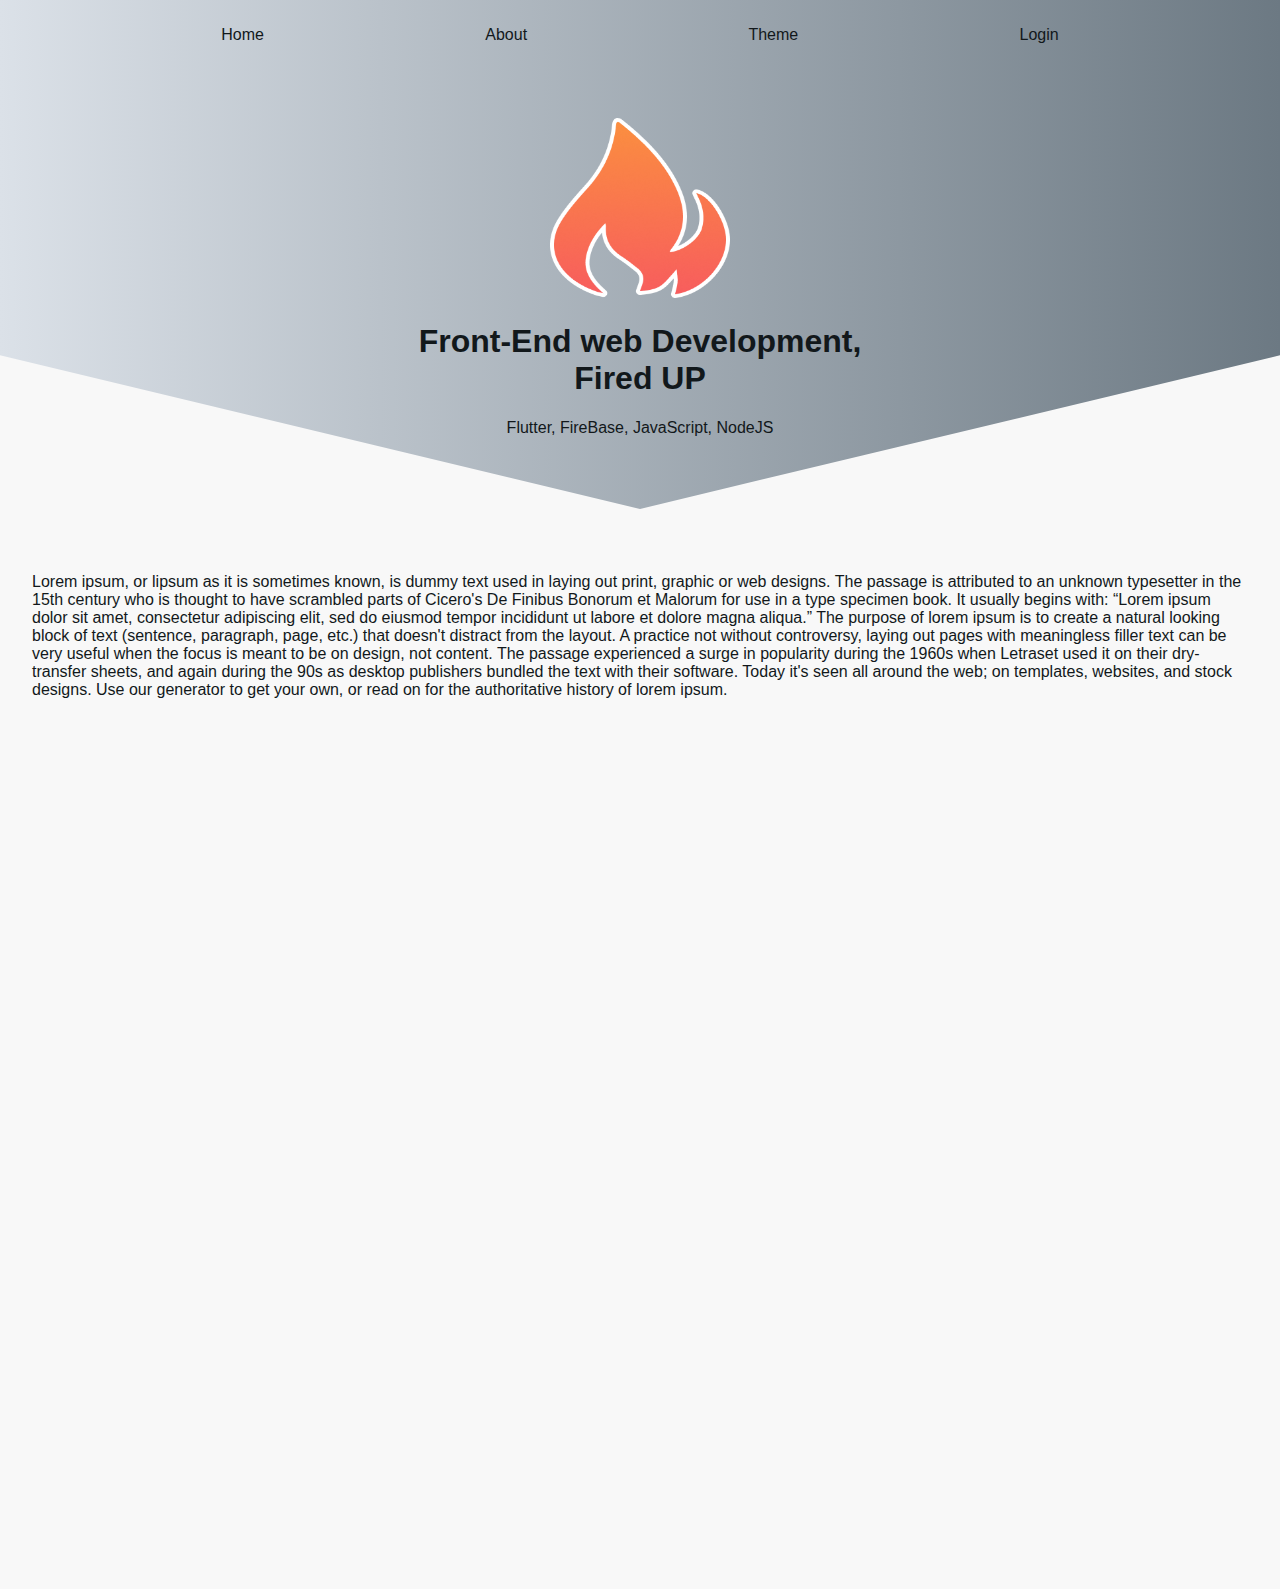
<file: 02_theme_switcher/index.html>
<!DOCTYPE html>
<html lang="en">
<head>
    <meta charset="UTF-8">
    <meta name="viewport" content="width=device-width, initial-scale=1.0">
    <title>Theme Toggler</title>

    <link rel="stylesheet" href="style.css">
    <script defer src="app.js"></script>
    

<!-- The defer attribute is a boolean attribute. 
    When present, it specifies that the script is 
    executed when the page has finished parsing. -->
</head>
<body class="light">
    <nav class="navbar">
        <ul class="navbar-nav">
            <li class="nav-item"> Home </li>
            <li class="nav-item"> About </li>

            <!-- Dropdown  -->
            <li class="nav-item has-dropdown">
                <a href="#"> Theme </a>
                <ul class="dropdown">
                    <li class="dropdown-item">
                        <a id="light" href="#">Light</a>
                    </li>
                    <li class="dropdown-item">
                        <a id="dark" href="#">Dark</a>
                    </li>
                    <li class="dropdown-item">
                        <a id="solar" href="#">Solarize</a>
                    </li>
                </ul>
            </li>

            <li class="nav-item"> Login </li>
        </ul>
    </nav>
    
    <header>
        <img src="logo.png" class="logo">
        <h1>Front-End web Development, <br>Fired UP</h1>

        <p>Flutter, FireBase, JavaScript, NodeJS</p>
    </header>

    <main>
        <p>Lorem ipsum, or lipsum as it is sometimes known, is dummy text used in laying out print, graphic or web designs. The passage is attributed to an unknown typesetter in the 15th century who is thought to have scrambled parts of Cicero's De Finibus Bonorum et Malorum for use in a type specimen book. It usually begins with:

            “Lorem ipsum dolor sit amet, consectetur adipiscing elit, sed do eiusmod tempor incididunt ut labore et dolore magna aliqua.”
            The purpose of lorem ipsum is to create a natural looking block of text (sentence, paragraph, page, etc.) that doesn't distract from the layout. A practice not without controversy, laying out pages with meaningless filler text can be very useful when the focus is meant to be on design, not content.
            
            The passage experienced a surge in popularity during the 1960s when Letraset used it on their dry-transfer sheets, and again during the 90s as desktop publishers bundled the text with their software. Today it's seen all around the web; on templates, websites, and stock designs. Use our generator to get your own, or read on for the authoritative history of lorem ipsum.</p>

    </main>
    
</body>
</html>
</file>
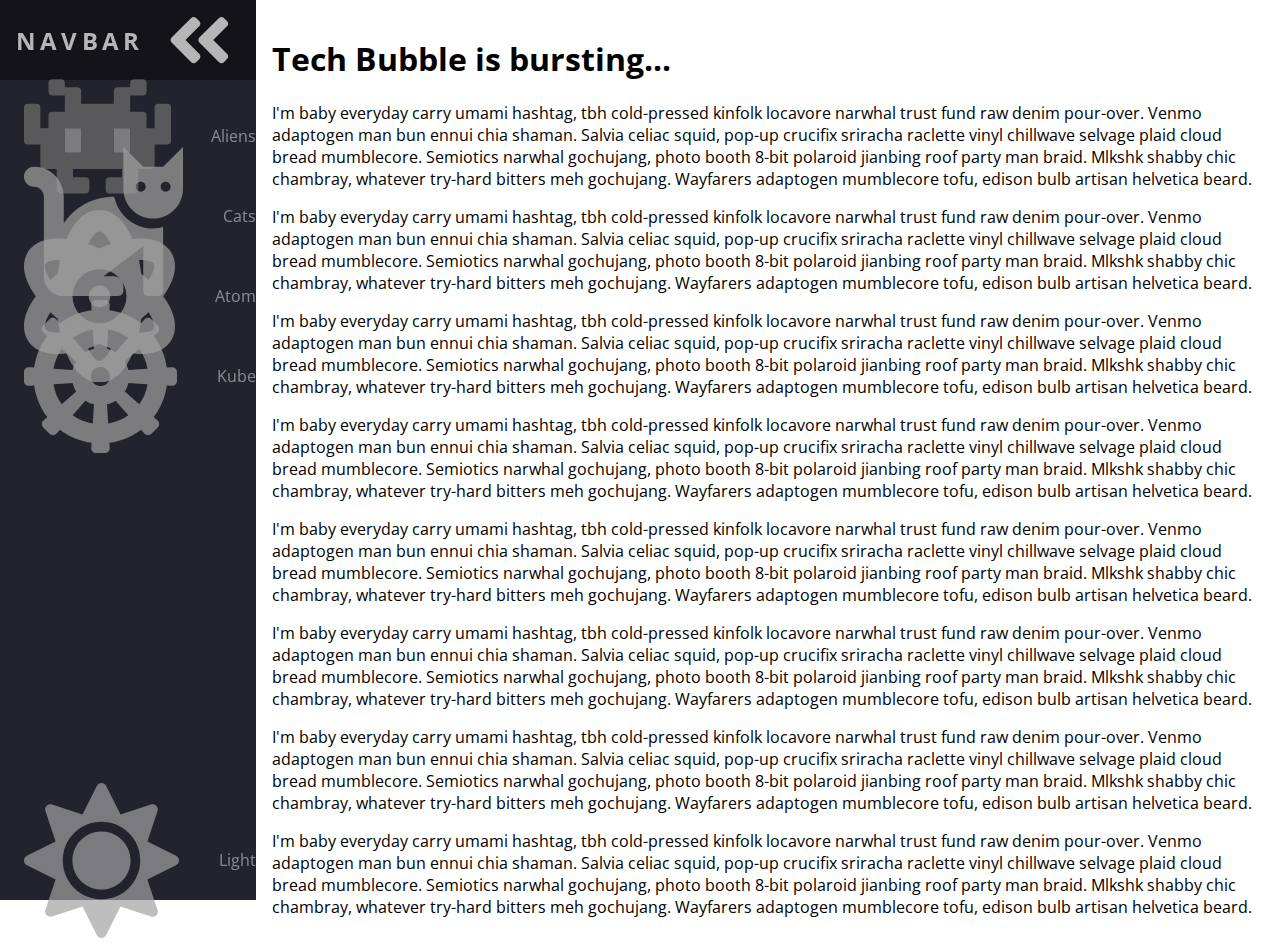
<file: 03_navbar/index.html>
<!DOCTYPE html>
<html lang="en">
<head>
    <meta charset="UTF-8">
    <meta name="viewport" content="width=device-width, initial-scale=1.0">

    <link rel="stylesheet" href="navbar.css">
    <link href="https://fonts.googleapis.com/css2?family=Open+Sans:wght@300&display=swap" rel="stylesheet">
    <title>Document</title>
</head>
<body>

    <nav class="navbar">
        <ul class="navbar-nav">
            <li class="logo">
                <a href="#" class="nav-link">
                    <span class="link-text">Navbar</span> 
                    <svg aria-hidden="true" focusable="false" data-prefix="fas" data-icon="angle-double-right" class="svg-inline--fa fa-angle-double-right fa-w-14" role="img" xmlns="http://www.w3.org/2000/svg" viewBox="0 0 448 512"><path fill="currentColor" d="M224.3 273l-136 136c-9.4 9.4-24.6 9.4-33.9 0l-22.6-22.6c-9.4-9.4-9.4-24.6 0-33.9l96.4-96.4-96.4-96.4c-9.4-9.4-9.4-24.6 0-33.9L54.3 103c9.4-9.4 24.6-9.4 33.9 0l136 136c9.5 9.4 9.5 24.6.1 34zm192-34l-136-136c-9.4-9.4-24.6-9.4-33.9 0l-22.6 22.6c-9.4 9.4-9.4 24.6 0 33.9l96.4 96.4-96.4 96.4c-9.4 9.4-9.4 24.6 0 33.9l22.6 22.6c9.4 9.4 24.6 9.4 33.9 0l136-136c9.4-9.2 9.4-24.4 0-33.8z"></path></svg>
                </a>
            </li>
            <li class="nav-item">
                <a href="#" class="nav-link">
                  <svg
                    aria-hidden="true"
                    focusable="false"
                    data-prefix="fad"
                    data-icon="alien-monster"
                    role="img"
                    xmlns="http://www.w3.org/2000/svg"
                    viewBox="0 0 576 512"
                    class="svg-inline--fa fa-alien-monster fa-w-18 fa-9x"
                  >
                    <g class="fa-group">
                      <path
                        fill="currentColor"
                        d="M560,128H528a15.99954,15.99954,0,0,0-16,16v80H480V176a15.99954,15.99954,0,0,0-16-16H416V96h48a16.00079,16.00079,0,0,0,16-16V48a15.99954,15.99954,0,0,0-16-16H432a15.99954,15.99954,0,0,0-16,16V64H368a15.99954,15.99954,0,0,0-16,16v48H224V80a15.99954,15.99954,0,0,0-16-16H160V48a15.99954,15.99954,0,0,0-16-16H112A15.99954,15.99954,0,0,0,96,48V80a16.00079,16.00079,0,0,0,16,16h48v64H112a15.99954,15.99954,0,0,0-16,16v48H64V144a15.99954,15.99954,0,0,0-16-16H16A15.99954,15.99954,0,0,0,0,144V272a16.00079,16.00079,0,0,0,16,16H64v80a16.00079,16.00079,0,0,0,16,16h48v80a16.00079,16.00079,0,0,0,16,16h96a16.00079,16.00079,0,0,0,16-16V432a15.99954,15.99954,0,0,0-16-16H192V384H384v32H336a15.99954,15.99954,0,0,0-16,16v32a16.00079,16.00079,0,0,0,16,16h96a16.00079,16.00079,0,0,0,16-16V384h48a16.00079,16.00079,0,0,0,16-16V288h48a16.00079,16.00079,0,0,0,16-16V144A15.99954,15.99954,0,0,0,560,128ZM224,320H160V224h64Zm192,0H352V224h64Z"
                        class="fa-secondary"
                      ></path>
                      <path
                        fill="currentColor"
                        d="M160,320h64V224H160Zm192-96v96h64V224Z"
                        class="fa-primary"
                      ></path>
                    </g>
                  </svg>
                  <span class="link-text">Aliens</span>
                </a>
            </li>
            <li class="nav-item">
                <a href="#" class="nav-link">
                    <svg aria-hidden="true" focusable="false" data-prefix="fas" data-icon="cat" class="fa-primary svg-inline--fa fa-cat fa-w-16 " role="img" xmlns="http://www.w3.org/2000/svg" viewBox="0 0 512 512"><path fill="currentColor" d="M290.59 192c-20.18 0-106.82 1.98-162.59 85.95V192c0-52.94-43.06-96-96-96-17.67 0-32 14.33-32 32s14.33 32 32 32c17.64 0 32 14.36 32 32v256c0 35.3 28.7 64 64 64h176c8.84 0 16-7.16 16-16v-16c0-17.67-14.33-32-32-32h-32l128-96v144c0 8.84 7.16 16 16 16h32c8.84 0 16-7.16 16-16V289.86c-10.29 2.67-20.89 4.54-32 4.54-61.81 0-113.52-44.05-125.41-102.4zM448 96h-64l-64-64v134.4c0 53.02 42.98 96 96 96s96-42.98 96-96V32l-64 64zm-72 80c-8.84 0-16-7.16-16-16s7.16-16 16-16 16 7.16 16 16-7.16 16-16 16zm80 0c-8.84 0-16-7.16-16-16s7.16-16 16-16 16 7.16 16 16-7.16 16-16 16z"></path></svg>
                    <span class="link-text">Cats</span> 
                </a>
            </li>
            <li class="nav-item">
                <a href="#" class="nav-link">
                    <svg aria-hidden="true" focusable="false" data-prefix="fas" data-icon="atom" class="fa-primary svg-inline--fa fa-atom fa-w-14" role="img" xmlns="http://www.w3.org/2000/svg" viewBox="0 0 448 512"><path fill="currentColor" d="M223.99908,224a32,32,0,1,0,32.00782,32A32.06431,32.06431,0,0,0,223.99908,224Zm214.172-96c-10.877-19.5-40.50979-50.75-116.27544-41.875C300.39168,34.875,267.63386,0,223.99908,0s-76.39066,34.875-97.89653,86.125C50.3369,77.375,20.706,108.5,9.82907,128-6.54984,157.375-5.17484,201.125,34.958,256-5.17484,310.875-6.54984,354.625,9.82907,384c29.13087,52.375,101.64652,43.625,116.27348,41.875C147.60842,477.125,180.36429,512,223.99908,512s76.3926-34.875,97.89652-86.125c14.62891,1.75,87.14456,10.5,116.27544-41.875C454.55,354.625,453.175,310.875,413.04017,256,453.175,201.125,454.55,157.375,438.171,128ZM63.33886,352c-4-7.25-.125-24.75,15.00391-48.25,6.87695,6.5,14.12891,12.875,21.88087,19.125,1.625,13.75,4,27.125,6.75,40.125C82.34472,363.875,67.09081,358.625,63.33886,352Zm36.88478-162.875c-7.752,6.25-15.00392,12.625-21.88087,19.125-15.12891-23.5-19.00392-41-15.00391-48.25,3.377-6.125,16.37891-11.5,37.88478-11.5,1.75,0,3.875.375,5.75.375C104.09864,162.25,101.84864,175.625,100.22364,189.125ZM223.99908,64c9.50195,0,22.25586,13.5,33.88282,37.25-11.252,3.75-22.50391,8-33.88282,12.875-11.377-4.875-22.62892-9.125-33.88283-12.875C201.74516,77.5,214.49712,64,223.99908,64Zm0,384c-9.502,0-22.25392-13.5-33.88283-37.25,11.25391-3.75,22.50587-8,33.88283-12.875C235.378,402.75,246.62994,407,257.8819,410.75,246.25494,434.5,233.501,448,223.99908,448Zm0-112a80,80,0,1,1,80-80A80.00023,80.00023,0,0,1,223.99908,336ZM384.6593,352c-3.625,6.625-19.00392,11.875-43.63479,11,2.752-13,5.127-26.375,6.752-40.125,7.75195-6.25,15.00391-12.625,21.87891-19.125C384.7843,327.25,388.6593,344.75,384.6593,352ZM369.65538,208.25c-6.875-6.5-14.127-12.875-21.87891-19.125-1.625-13.5-3.875-26.875-6.752-40.25,1.875,0,4.002-.375,5.752-.375,21.50391,0,34.50782,5.375,37.88283,11.5C388.6593,167.25,384.7843,184.75,369.65538,208.25Z"></path></svg>
                    <span class="link-text">Atom</span> 
                </a>
            </li>
            <li class="nav-item">
                <a href="#" class="nav-link">
                    <svg aria-hidden="true" focusable="false" data-prefix="fas" data-icon="dharmachakra" class="fa-primary svg-inline--fa fa-dharmachakra fa-w-16" role="img" xmlns="http://www.w3.org/2000/svg" viewBox="0 0 512 512"><path fill="currentColor" d="M495 225.06l-17.22 1.08c-5.27-39.49-20.79-75.64-43.86-105.84l12.95-11.43c6.92-6.11 7.25-16.79.73-23.31L426.44 64.4c-6.53-6.53-17.21-6.19-23.31.73L391.7 78.07c-30.2-23.06-66.35-38.58-105.83-43.86L286.94 17c.58-9.21-6.74-17-15.97-17h-29.94c-9.23 0-16.54 7.79-15.97 17l1.08 17.22c-39.49 5.27-75.64 20.79-105.83 43.86l-11.43-12.95c-6.11-6.92-16.79-7.25-23.31-.73L64.4 85.56c-6.53 6.53-6.19 17.21.73 23.31l12.95 11.43c-23.06 30.2-38.58 66.35-43.86 105.84L17 225.06c-9.21-.58-17 6.74-17 15.97v29.94c0 9.23 7.79 16.54 17 15.97l17.22-1.08c5.27 39.49 20.79 75.64 43.86 105.83l-12.95 11.43c-6.92 6.11-7.25 16.79-.73 23.31l21.17 21.17c6.53 6.53 17.21 6.19 23.31-.73l11.43-12.95c30.2 23.06 66.35 38.58 105.84 43.86L225.06 495c-.58 9.21 6.74 17 15.97 17h29.94c9.23 0 16.54-7.79 15.97-17l-1.08-17.22c39.49-5.27 75.64-20.79 105.84-43.86l11.43 12.95c6.11 6.92 16.79 7.25 23.31.73l21.17-21.17c6.53-6.53 6.19-17.21-.73-23.31l-12.95-11.43c23.06-30.2 38.58-66.35 43.86-105.83l17.22 1.08c9.21.58 17-6.74 17-15.97v-29.94c-.01-9.23-7.8-16.54-17.01-15.97zM281.84 98.61c24.81 4.07 47.63 13.66 67.23 27.78l-42.62 48.29c-8.73-5.44-18.32-9.54-28.62-11.95l4.01-64.12zm-51.68 0l4.01 64.12c-10.29 2.41-19.89 6.52-28.62 11.95l-42.62-48.29c19.6-14.12 42.42-23.71 67.23-27.78zm-103.77 64.33l48.3 42.61c-5.44 8.73-9.54 18.33-11.96 28.62l-64.12-4.01c4.07-24.81 13.66-47.62 27.78-67.22zm-27.78 118.9l64.12-4.01c2.41 10.29 6.52 19.89 11.95 28.62l-48.29 42.62c-14.12-19.6-23.71-42.42-27.78-67.23zm131.55 131.55c-24.81-4.07-47.63-13.66-67.23-27.78l42.61-48.3c8.73 5.44 18.33 9.54 28.62 11.96l-4 64.12zM256 288c-17.67 0-32-14.33-32-32s14.33-32 32-32 32 14.33 32 32-14.33 32-32 32zm25.84 125.39l-4.01-64.12c10.29-2.41 19.89-6.52 28.62-11.96l42.61 48.3c-19.6 14.12-42.41 23.71-67.22 27.78zm103.77-64.33l-48.29-42.62c5.44-8.73 9.54-18.32 11.95-28.62l64.12 4.01c-4.07 24.82-13.66 47.64-27.78 67.23zm-36.34-114.89c-2.41-10.29-6.52-19.89-11.96-28.62l48.3-42.61c14.12 19.6 23.71 42.42 27.78 67.23l-64.12 4z"></path></svg>
                    <span class="link-text">Kube</span> 
                </a>
            </li>
            <li class="nav-item">
                <a href="#" class="nav-link">
                    <svg aria-hidden="true" focusable="false" data-prefix="fas" data-icon="sun" class="fa-primary svg-inline--fa fa-sun fa-w-16" role="img" xmlns="http://www.w3.org/2000/svg" viewBox="0 0 512 512"><path fill="currentColor" d="M256 160c-52.9 0-96 43.1-96 96s43.1 96 96 96 96-43.1 96-96-43.1-96-96-96zm246.4 80.5l-94.7-47.3 33.5-100.4c4.5-13.6-8.4-26.5-21.9-21.9l-100.4 33.5-47.4-94.8c-6.4-12.8-24.6-12.8-31 0l-47.3 94.7L92.7 70.8c-13.6-4.5-26.5 8.4-21.9 21.9l33.5 100.4-94.7 47.4c-12.8 6.4-12.8 24.6 0 31l94.7 47.3-33.5 100.5c-4.5 13.6 8.4 26.5 21.9 21.9l100.4-33.5 47.3 94.7c6.4 12.8 24.6 12.8 31 0l47.3-94.7 100.4 33.5c13.6 4.5 26.5-8.4 21.9-21.9l-33.5-100.4 94.7-47.3c13-6.5 13-24.7.2-31.1zm-155.9 106c-49.9 49.9-131.1 49.9-181 0-49.9-49.9-49.9-131.1 0-181 49.9-49.9 131.1-49.9 181 0 49.9 49.9 49.9 131.1 0 181z"></path></svg>
                    <span class="link-text">Light</span> 
                </a>
            </li>
            <!-- <li class="nav-item" id="themeButton">
                <a href="#" class="nav-link">
                  <svg
                    class="theme-icon"
                    id="lightIcon"
                    aria-hidden="true"
                    focusable="false"
                    data-prefix="fad"
                    data-icon="moon-stars"
                    role="img"
                    xmlns="http://www.w3.org/2000/svg"
                    viewBox="0 0 512 512"
                    class="svg-inline--fa fa-moon-stars fa-w-16 fa-7x"
                  >
                    <g class="fa-group">
                      <navlink
navlink
navlinkpath
                        fill="currentColor"
                        d="M320 32L304 0l-16 32-32 16 32 16 16 32 16-32 32-16zm138.7 149.3L432 128l-26.7 53.3L352 208l53.3 26.7L432 288l26.7-53.3L512 208z"
                        class="fa-secondary"
                      ></path>
                      <path
                        fill="currentColor"
                        d="M332.2 426.4c8.1-1.6 13.9 8 8.6 14.5a191.18 191.18 0 0 1-149 71.1C85.8 512 0 426 0 320c0-120 108.7-210.6 227-188.8 8.2 1.6 10.1 12.6 2.8 16.7a150.3 150.3 0 0 0-76.1 130.8c0 94 85.4 165.4 178.5 147.7z"
                        class="fa-primary"
                      ></path>
                    </g>
                  </svg>
                  <svg
                    class="theme-icon"
                    id="solarIcon"
                    aria-hidden="true"
                    focusable="false"
                    data-prefix="fad"
                    data-icon="sun"
                    role="img"
                    xmlns="http://www.w3.org/2000/svg"
                    viewBox="0 0 512 512"
                    class="svg-inline--fa fa-sun fa-w-16 fa-7x"
                  >
                    <g class="fa-group">
                      <path
                        fill="currentColor"
                        d="M502.42 240.5l-94.7-47.3 33.5-100.4c4.5-13.6-8.4-26.5-21.9-21.9l-100.4 33.5-47.41-94.8a17.31 17.31 0 0 0-31 0l-47.3 94.7L92.7 70.8c-13.6-4.5-26.5 8.4-21.9 21.9l33.5 100.4-94.7 47.4a17.31 17.31 0 0 0 0 31l94.7 47.3-33.5 100.5c-4.5 13.6 8.4 26.5 21.9 21.9l100.41-33.5 47.3 94.7a17.31 17.31 0 0 0 31 0l47.31-94.7 100.4 33.5c13.6 4.5 26.5-8.4 21.9-21.9l-33.5-100.4 94.7-47.3a17.33 17.33 0 0 0 .2-31.1zm-155.9 106c-49.91 49.9-131.11 49.9-181 0a128.13 128.13 0 0 1 0-181c49.9-49.9 131.1-49.9 181 0a128.13 128.13 0 0 1 0 181z"
                        class="fa-secondary"
                      ></path>
                      <path
                        fill="currentColor"
                        d="M352 256a96 96 0 1 1-96-96 96.15 96.15 0 0 1 96 96z"
                        class="fa-primary"
                      ></path>
                    </g>
                  </svg>
                  <svg
                    class="theme-icon"
                    id="darkIcon"
                    aria-hidden="true"
                    focusable="false"
                    data-prefix="fad"
                    data-icon="sunglasses"
                    role="img"
                    xmlns="http://www.w3.org/2000/svg"
                    viewBox="0 0 576 512"
                    class="svg-inline--fa fa-sunglasses fa-w-18 fa-7x"
                  >
                    <g class="fa-group">
                      <path
                        fill="currentColor"
                        d="M574.09 280.38L528.75 98.66a87.94 87.94 0 0 0-113.19-62.14l-15.25 5.08a16 16 0 0 0-10.12 20.25L395.25 77a16 16 0 0 0 20.22 10.13l13.19-4.39c10.87-3.63 23-3.57 33.15 1.73a39.59 39.59 0 0 1 20.38 25.81l38.47 153.83a276.7 276.7 0 0 0-81.22-12.47c-34.75 0-74 7-114.85 26.75h-73.18c-40.85-19.75-80.07-26.75-114.85-26.75a276.75 276.75 0 0 0-81.22 12.45l38.47-153.8a39.61 39.61 0 0 1 20.38-25.82c10.15-5.29 22.28-5.34 33.15-1.73l13.16 4.39A16 16 0 0 0 180.75 77l5.06-15.19a16 16 0 0 0-10.12-20.21l-15.25-5.08A87.95 87.95 0 0 0 47.25 98.65L1.91 280.38A75.35 75.35 0 0 0 0 295.86v70.25C0 429 51.59 480 115.19 480h37.12c60.28 0 110.38-45.94 114.88-105.37l2.93-38.63h35.76l2.93 38.63c4.5 59.43 54.6 105.37 114.88 105.37h37.12C524.41 480 576 429 576 366.13v-70.25a62.67 62.67 0 0 0-1.91-15.5zM203.38 369.8c-2 25.9-24.41 46.2-51.07 46.2h-37.12C87 416 64 393.63 64 366.11v-37.55a217.35 217.35 0 0 1 72.59-12.9 196.51 196.51 0 0 1 69.91 12.9zM512 366.13c0 27.5-23 49.87-51.19 49.87h-37.12c-26.69 0-49.1-20.3-51.07-46.2l-3.12-41.24a196.55 196.55 0 0 1 69.94-12.9A217.41 217.41 0 0 1 512 328.58z"
                        class="fa-secondary"
                      ></path>
                      <path
                        fill="currentColor"
                        d="M64.19 367.9c0-.61-.19-1.18-.19-1.8 0 27.53 23 49.9 51.19 49.9h37.12c26.66 0 49.1-20.3 51.07-46.2l3.12-41.24c-14-5.29-28.31-8.38-42.78-10.42zm404-50l-95.83 47.91.3 4c2 25.9 24.38 46.2 51.07 46.2h37.12C489 416 512 393.63 512 366.13v-37.55a227.76 227.76 0 0 0-43.85-10.66z"
                        class="fa-primary"
                      ></path>
                    </g>
                  </svg>
                  <span class="link-text">Themify</span>
                </a>
              </li> -->
        </ul>
    </nav>





    <main class="main-content">
        <h1> Tech Bubble is bursting...</h1>

        <p>I'm baby everyday carry umami hashtag, tbh cold-pressed kinfolk locavore narwhal trust fund raw denim pour-over. Venmo adaptogen man bun ennui chia shaman. Salvia celiac squid, pop-up crucifix sriracha raclette vinyl chillwave selvage plaid cloud bread mumblecore. Semiotics narwhal gochujang, photo booth 8-bit polaroid jianbing roof party man braid. Mlkshk shabby chic chambray, whatever try-hard bitters meh gochujang. Wayfarers adaptogen mumblecore tofu, edison bulb artisan helvetica beard.</p>
        <p>I'm baby everyday carry umami hashtag, tbh cold-pressed kinfolk locavore narwhal trust fund raw denim pour-over. Venmo adaptogen man bun ennui chia shaman. Salvia celiac squid, pop-up crucifix sriracha raclette vinyl chillwave selvage plaid cloud bread mumblecore. Semiotics narwhal gochujang, photo booth 8-bit polaroid jianbing roof party man braid. Mlkshk shabby chic chambray, whatever try-hard bitters meh gochujang. Wayfarers adaptogen mumblecore tofu, edison bulb artisan helvetica beard.</p>
        <p>I'm baby everyday carry umami hashtag, tbh cold-pressed kinfolk locavore narwhal trust fund raw denim pour-over. Venmo adaptogen man bun ennui chia shaman. Salvia celiac squid, pop-up crucifix sriracha raclette vinyl chillwave selvage plaid cloud bread mumblecore. Semiotics narwhal gochujang, photo booth 8-bit polaroid jianbing roof party man braid. Mlkshk shabby chic chambray, whatever try-hard bitters meh gochujang. Wayfarers adaptogen mumblecore tofu, edison bulb artisan helvetica beard.</p>
        <p>I'm baby everyday carry umami hashtag, tbh cold-pressed kinfolk locavore narwhal trust fund raw denim pour-over. Venmo adaptogen man bun ennui chia shaman. Salvia celiac squid, pop-up crucifix sriracha raclette vinyl chillwave selvage plaid cloud bread mumblecore. Semiotics narwhal gochujang, photo booth 8-bit polaroid jianbing roof party man braid. Mlkshk shabby chic chambray, whatever try-hard bitters meh gochujang. Wayfarers adaptogen mumblecore tofu, edison bulb artisan helvetica beard.</p>
        <p>I'm baby everyday carry umami hashtag, tbh cold-pressed kinfolk locavore narwhal trust fund raw denim pour-over. Venmo adaptogen man bun ennui chia shaman. Salvia celiac squid, pop-up crucifix sriracha raclette vinyl chillwave selvage plaid cloud bread mumblecore. Semiotics narwhal gochujang, photo booth 8-bit polaroid jianbing roof party man braid. Mlkshk shabby chic chambray, whatever try-hard bitters meh gochujang. Wayfarers adaptogen mumblecore tofu, edison bulb artisan helvetica beard.</p>
        <p>I'm baby everyday carry umami hashtag, tbh cold-pressed kinfolk locavore narwhal trust fund raw denim pour-over. Venmo adaptogen man bun ennui chia shaman. Salvia celiac squid, pop-up crucifix sriracha raclette vinyl chillwave selvage plaid cloud bread mumblecore. Semiotics narwhal gochujang, photo booth 8-bit polaroid jianbing roof party man braid. Mlkshk shabby chic chambray, whatever try-hard bitters meh gochujang. Wayfarers adaptogen mumblecore tofu, edison bulb artisan helvetica beard.</p>
        <p>I'm baby everyday carry umami hashtag, tbh cold-pressed kinfolk locavore narwhal trust fund raw denim pour-over. Venmo adaptogen man bun ennui chia shaman. Salvia celiac squid, pop-up crucifix sriracha raclette vinyl chillwave selvage plaid cloud bread mumblecore. Semiotics narwhal gochujang, photo booth 8-bit polaroid jianbing roof party man braid. Mlkshk shabby chic chambray, whatever try-hard bitters meh gochujang. Wayfarers adaptogen mumblecore tofu, edison bulb artisan helvetica beard.</p>
        <p>I'm baby everyday carry umami hashtag, tbh cold-pressed kinfolk locavore narwhal trust fund raw denim pour-over. Venmo adaptogen man bun ennui chia shaman. Salvia celiac squid, pop-up crucifix sriracha raclette vinyl chillwave selvage plaid cloud bread mumblecore. Semiotics narwhal gochujang, photo booth 8-bit polaroid jianbing roof party man braid. Mlkshk shabby chic chambray, whatever try-hard bitters meh gochujang. Wayfarers adaptogen mumblecore tofu, edison bulb artisan helvetica beard.</p>
    </main>


    
</body>
</html>
</file>
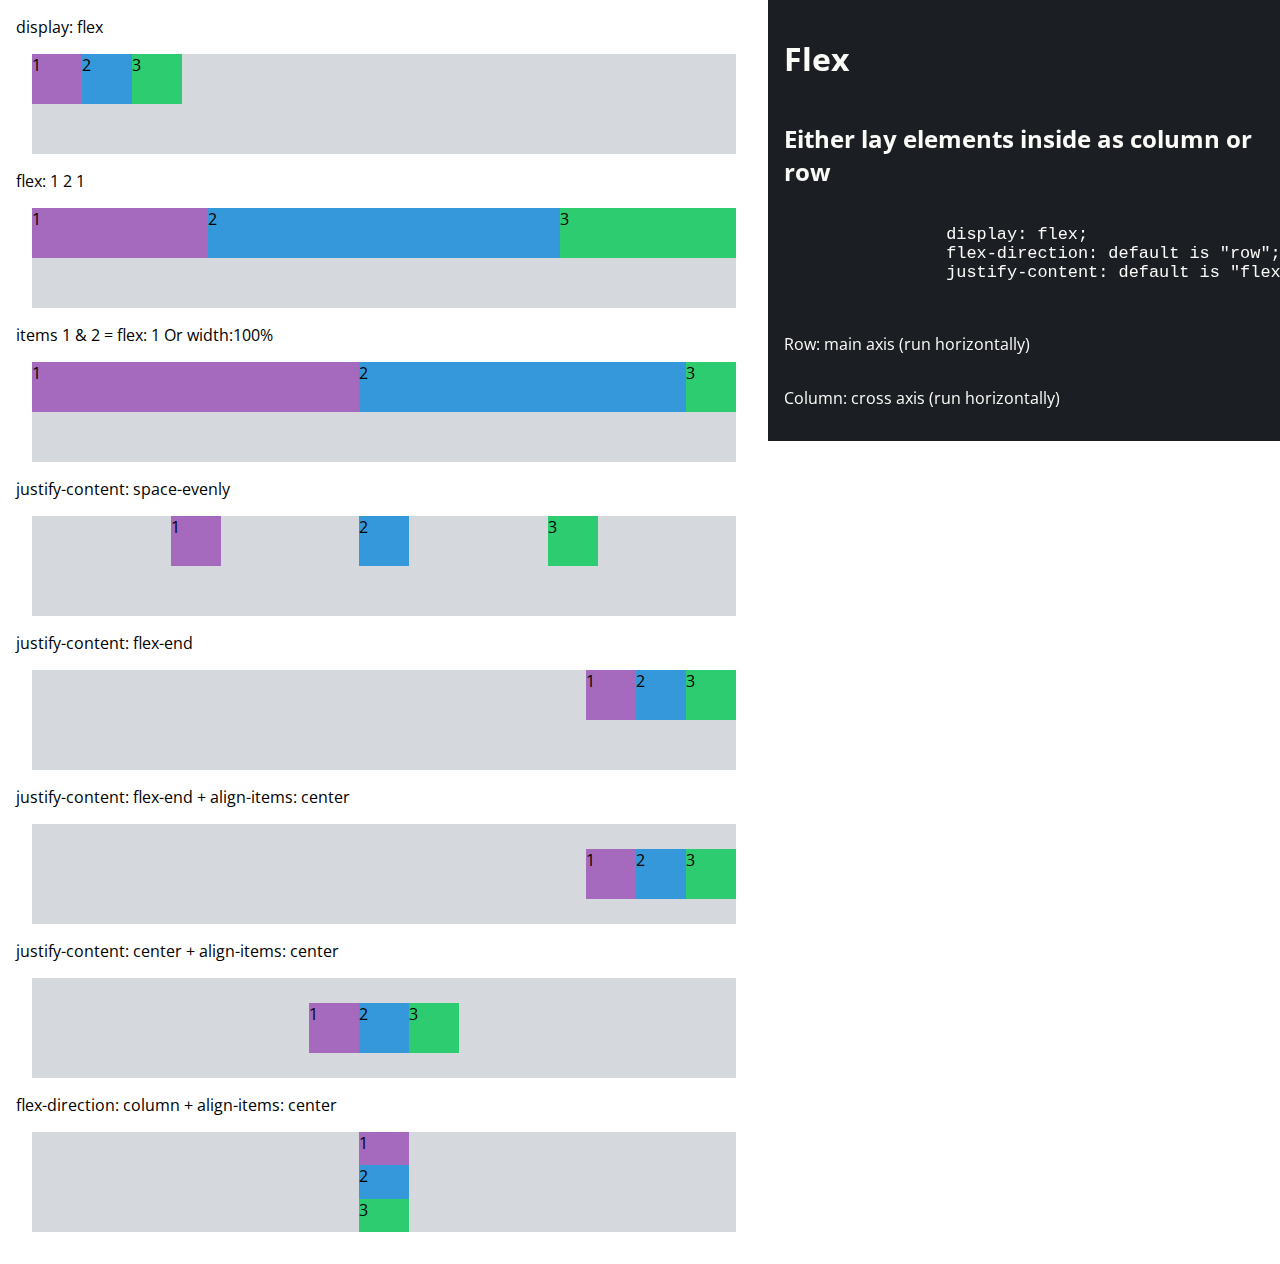
<file: 04_flex/index.html>
<!DOCTYPE html>
<html lang="en">
<head>
    <meta charset="UTF-8">
    <meta name="viewport" content="width=device-width, initial-scale=1.0">
    <link rel="stylesheet" href="flex.css">
    <link rel="stylesheet" href="note.css">
    <link href="https://fonts.googleapis.com/css2?family=Open+Sans:wght@300&display=swap" rel="stylesheet">
    <title>Document</title>
</head>
<body>
    <div class="note-main">
        <div class="note">    
            <h1>Flex</h1>
            <h2>Either lay elements inside as column or row</h2>
            <pre>
                display: flex;
                flex-direction: default is "row";
                justify-content: default is "flex start"
            </pre>
            <p>Row: main axis (run horizontally)</p>
            <p>Column: cross axis (run horizontally)</p>
        </div>
    </div>
    
    <div class="flex-main">
        display: flex
        <div class="flex-container">
            <div class="flex-element">1</div>
            <div class="flex-element">2</div>
            <div class="flex-element">3</div>
        </div>
        flex: 1 2 1
        <div class="flex-container">
            <div class="flex-element" style="flex: 1">1</div>
            <div class="flex-element" style="flex: 2">2</div>
            <div class="flex-element" style="flex: 1">3</div>
        </div>
        items 1 & 2 = flex: 1 Or width:100%
        <div class="flex-container">
            <div class="flex-element" style="flex: 1;">1</div>
            <div class="flex-element" style="flex: 1">2</div>
            <div class="flex-element">3</div>
        </div>
        justify-content: space-evenly
        <div class="flex-container">
            <div class="flex-element">1</div>
            <div class="flex-element">2</div>
            <div class="flex-element">3</div>
        </div>
        justify-content: flex-end
        <div class="flex-container">
            <div class="flex-element">1</div>
            <div class="flex-element">2</div>
            <div class="flex-element">3</div>
        </div>
        justify-content: flex-end
        + align-items: center
        <div class="flex-container">
            <div class="flex-element">1</div>
            <div class="flex-element">2</div>
            <div class="flex-element">3</div>
        </div>
        justify-content: center
        + align-items: center
        <div class="flex-container">
            <div class="flex-element">1</div>
            <div class="flex-element">2</div>
            <div class="flex-element">3</div>
        </div>
        flex-direction: column + align-items: center
        <div class="flex-container">
            <div class="flex-element">1</div>
            <div class="flex-element">2</div>
            <div class="flex-element">3</div>
        </div>

    </div>
</body>
</html>
</file>
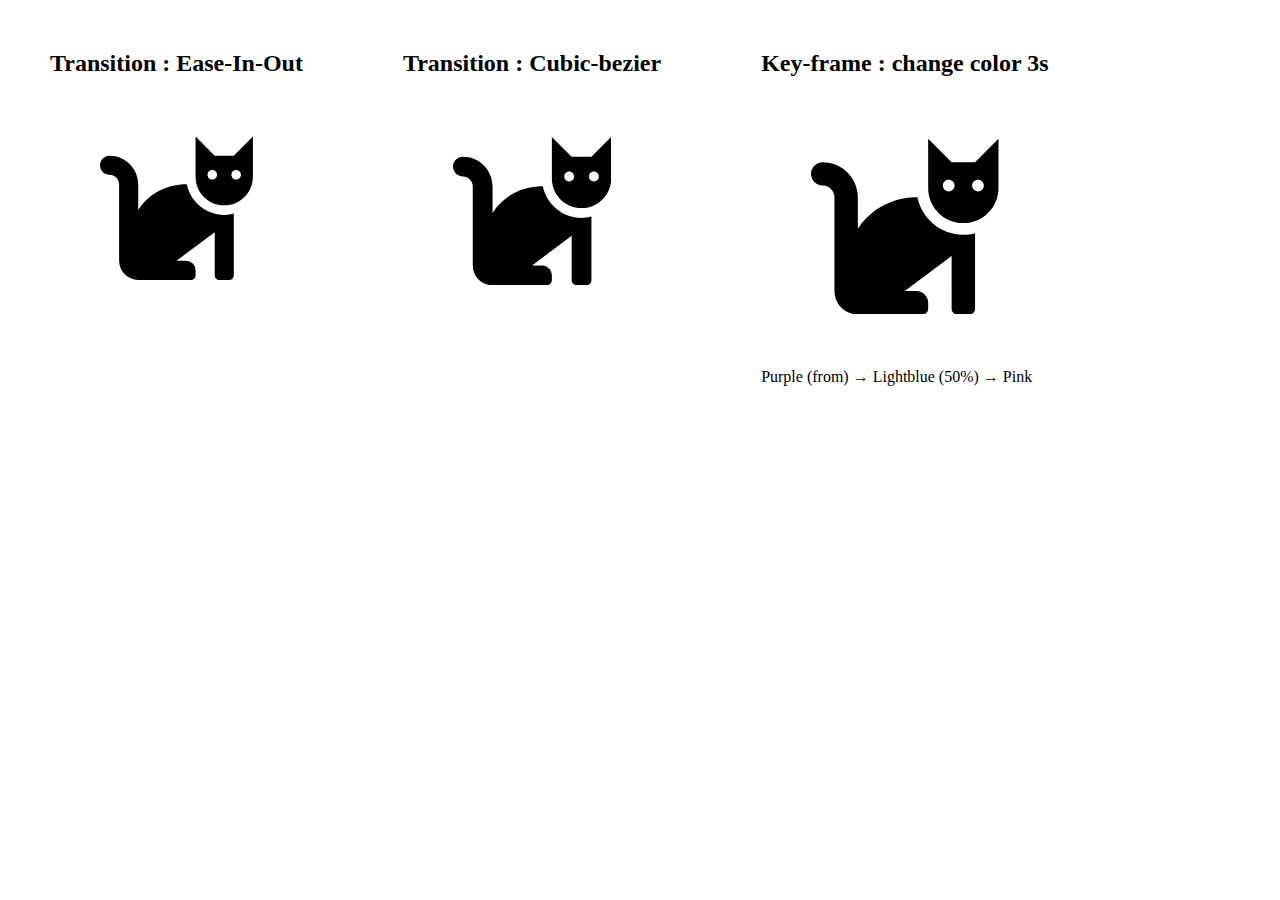
<file: 05_cssAnimation/index.html>
<!DOCTYPE html>
<html lang="en">
<head>
    <meta charset="UTF-8">
    <meta name="viewport" content="width=device-width, initial-scale=1.0">
    <title>Document</title>
    <link rel="stylesheet" href="style.css">
</head>
<body>
    <div class="container">
        <div>
            <h2>Transition : Ease-In-Out</h2>
            <div>   
                <a id="logo1">
                    <svg aria-hidden="true" focusable="false" data-prefix="fas" data-icon="cat" class="fa-primary svg-inline--fa fa-cat fa-w-16 " role="img"" viewBox="0 0 512 512"><path fill="currentColor" d="M290.59 192c-20.18 0-106.82 1.98-162.59 85.95V192c0-52.94-43.06-96-96-96-17.67 0-32 14.33-32 32s14.33 32 32 32c17.64 0 32 14.36 32 32v256c0 35.3 28.7 64 64 64h176c8.84 0 16-7.16 16-16v-16c0-17.67-14.33-32-32-32h-32l128-96v144c0 8.84 7.16 16 16 16h32c8.84 0 16-7.16 16-16V289.86c-10.29 2.67-20.89 4.54-32 4.54-61.81 0-113.52-44.05-125.41-102.4zM448 96h-64l-64-64v134.4c0 53.02 42.98 96 96 96s96-42.98 96-96V32l-64 64zm-72 80c-8.84 0-16-7.16-16-16s7.16-16 16-16 16 7.16 16 16-7.16 16-16 16zm80 0c-8.84 0-16-7.16-16-16s7.16-16 16-16 16 7.16 16 16-7.16 16-16 16z"></path></svg>
                </a>
            </div>
        </div>
        <div>
            <h2>Transition : Cubic-bezier</h2>
            <div>   
                <a id="logo2">
                    <svg aria-hidden="true" focusable="false" data-prefix="fas" data-icon="cat" class="fa-primary svg-inline--fa fa-cat fa-w-16 " role="img"" viewBox="0 0 512 512"><path fill="currentColor" d="M290.59 192c-20.18 0-106.82 1.98-162.59 85.95V192c0-52.94-43.06-96-96-96-17.67 0-32 14.33-32 32s14.33 32 32 32c17.64 0 32 14.36 32 32v256c0 35.3 28.7 64 64 64h176c8.84 0 16-7.16 16-16v-16c0-17.67-14.33-32-32-32h-32l128-96v144c0 8.84 7.16 16 16 16h32c8.84 0 16-7.16 16-16V289.86c-10.29 2.67-20.89 4.54-32 4.54-61.81 0-113.52-44.05-125.41-102.4zM448 96h-64l-64-64v134.4c0 53.02 42.98 96 96 96s96-42.98 96-96V32l-64 64zm-72 80c-8.84 0-16-7.16-16-16s7.16-16 16-16 16 7.16 16 16-7.16 16-16 16zm80 0c-8.84 0-16-7.16-16-16s7.16-16 16-16 16 7.16 16 16-7.16 16-16 16z"></path></svg>
                </a>
            </div>
        </div>
        <div>
            <h2>Key-frame : change color 3s</h2>
            <div>   
                <a id="logo3">
                    <svg aria-hidden="true" focusable="false" data-prefix="fas" data-icon="cat" class="fa-primary svg-inline--fa fa-cat fa-w-16 " role="img"" viewBox="0 0 512 512"><path fill="currentColor" d="M290.59 192c-20.18 0-106.82 1.98-162.59 85.95V192c0-52.94-43.06-96-96-96-17.67 0-32 14.33-32 32s14.33 32 32 32c17.64 0 32 14.36 32 32v256c0 35.3 28.7 64 64 64h176c8.84 0 16-7.16 16-16v-16c0-17.67-14.33-32-32-32h-32l128-96v144c0 8.84 7.16 16 16 16h32c8.84 0 16-7.16 16-16V289.86c-10.29 2.67-20.89 4.54-32 4.54-61.81 0-113.52-44.05-125.41-102.4zM448 96h-64l-64-64v134.4c0 53.02 42.98 96 96 96s96-42.98 96-96V32l-64 64zm-72 80c-8.84 0-16-7.16-16-16s7.16-16 16-16 16 7.16 16 16-7.16 16-16 16zm80 0c-8.84 0-16-7.16-16-16s7.16-16 16-16 16 7.16 16 16-7.16 16-16 16z"></path></svg>
                </a>
            </div>
            <p>Purple (from) &#8594 Lightblue (50%) &#8594 Pink</p>
        </div>
    </div>
</body>
</html>
</file>
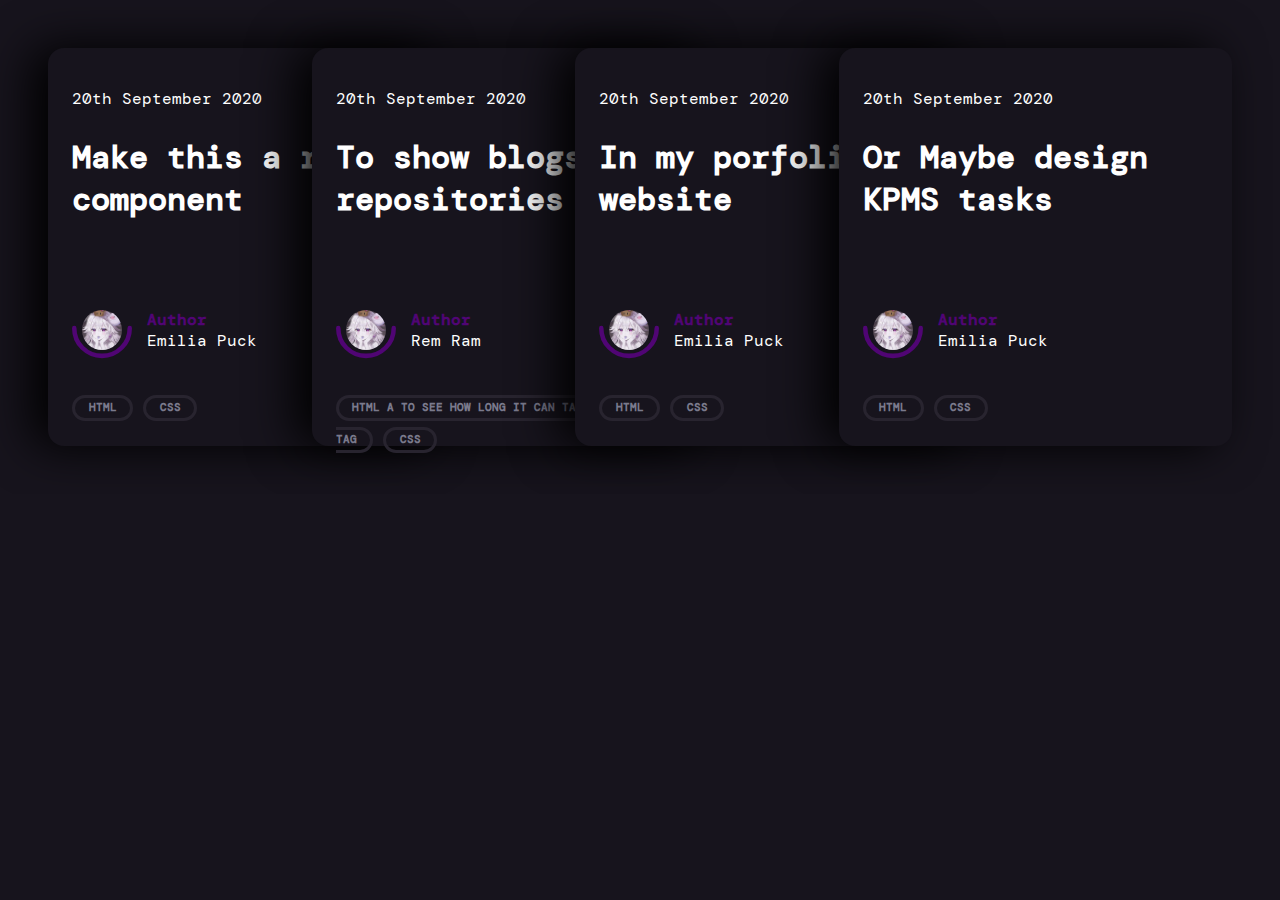
<file: 07_cssCards/public/index.html>
<!DOCTYPE html>
<html lang="en">
<head>
    <meta charset="UTF-8">
    <meta name="viewport" content="width=device-width, initial-scale=1.0">
    <title>Document</title>

    <link rel="stylesheet" href="card.css">
</head>
<body>

    <section class="list-card">

        <article class="card">
            <header class="card-header">
                <p>20th September 2020</p>
                <h2>Make this a react component</h2>
            </header>
            <!-- profile -->
            <div class="card-author">
                <a href="#" class="author-avatar">
                    <img src="img/unnamed.jpg" alt=""/>
                </a>
                
                <svg class="half-circle" viewBox="0 0 106 57">
                    <path d="M102 4c0 27.1-21.9 49-49 49S4 31.1 4 4"></path>
                </svg>

                <div class="author-name">
                    <div class="author-name-prefix">Author</div>
                    Emilia Puck
                </div>
            </div>
            <!-- end: profile -->
            <!-- s: tag -->
            <div class="tags">
                <a href="#">html</a>
                <a href="#">css</a>
            </div>
            <!-- e: tag -->

        </article>
        
        <article class="card">
            <header class="card-header">
                <p>20th September 2020</p>
                <h2>To show blogs or repositories</h2>
            </header>
            <!-- profile -->
            <div class="card-author">
                <a href="#" class="author-avatar">
                    <img src="img/unnamed.jpg" alt=""/>
                </a>
                
                <svg class="half-circle" viewBox="0 0 106 57">
                    <path d="M102 4c0 27.1-21.9 49-49 49S4 31.1 4 4"></path>
                </svg>

                <div class="author-name">
                    <div class="author-name-prefix">Author</div>
                    Rem Ram
                </div>
            </div>
            <!-- end: profile -->
            <!-- s: tag -->
            <div class="tags">
                <a href="#">html a  to see how long it can takereally long tag</a>
                <a href="#">css</a>
            </div>
            <!-- e: tag -->
        </article>
        
        <article class="card">
            <header class="card-header">
                <p>20th September 2020</p>
                <h2>In my porfolio website</h2>
            </header>
            <!-- profile -->
            <div class="card-author">
                <a href="#" class="author-avatar">
                    <img src="img/unnamed.jpg" alt=""/>
                </a>
                
                <svg class="half-circle" viewBox="0 0 106 57">
                    <path d="M102 4c0 27.1-21.9 49-49 49S4 31.1 4 4"></path>
                </svg>

                <div class="author-name">
                    <div class="author-name-prefix">Author</div>
                    Emilia Puck
                </div>
            </div>
            <!-- end: profile -->
            <!-- s: tag -->
            <div class="tags">
                <a href="#">html</a>
                <a href="#">css</a>
            </div>
            <!-- e: tag -->
        </article>

        <article class="card">
            <header class="card-header">
                <p>20th September 2020</p>
                <h2>Or Maybe design KPMS tasks</h2>
            </header>
            <!-- profile -->
            <div class="card-author">
                <a href="#" class="author-avatar">
                    <img src="img/unnamed.jpg" alt=""/>
                </a>
                
                <svg class="half-circle" viewBox="0 0 106 57">
                    <path d="M102 4c0 27.1-21.9 49-49 49S4 31.1 4 4"></path>
                </svg>

                <div class="author-name">
                    <div class="author-name-prefix">Author</div>
                    Emilia Puck
                </div>
                
            </div>
            <!-- end: profile -->
            <!-- s: tag -->
            <div class="tags">
                <a href="#">html</a>
                <a href="#">css</a>
            </div>
            <!-- e: tag -->
        </article>
    </section>
    
</body>
</html>
</file>
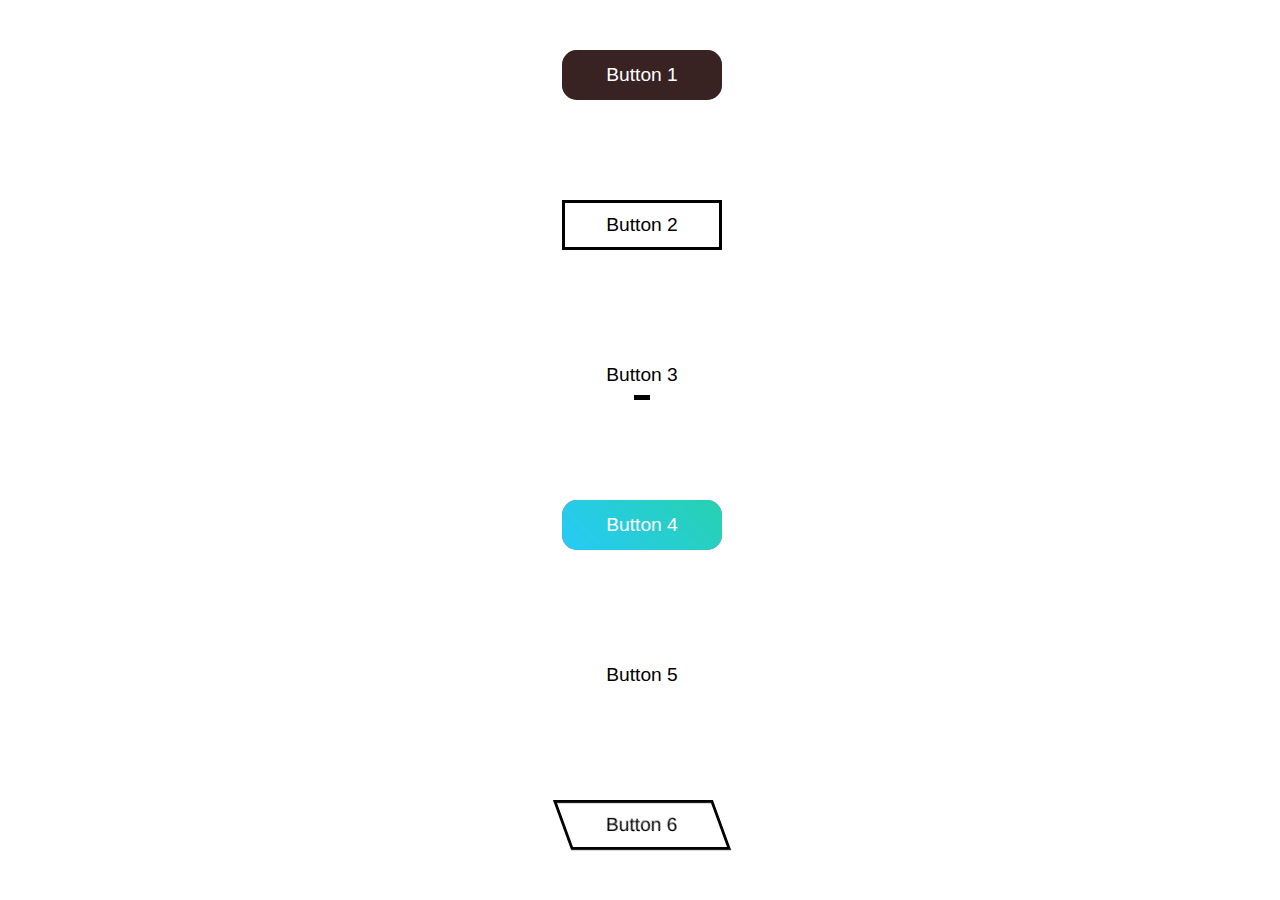
<file: 08_buttons/public/index.html>
<!DOCTYPE html>
<html lang="en">
<head>
    <meta charset="UTF-8">
    <meta name="viewport" content="width=device-width, initial-scale=1.0">
    <title>Document</title>

    <link rel="stylesheet" href="buttons.css">
</head>
<body>
    <div class="container">
        <button class="btn-1">Button 1</button>

        <button class="btn-2">Button 2</button>

        <button class="btn-3">Button 3</button>

        <button class="btn-4">Button 4</button>

        <button class="btn-5">Button 5</button>

        <button class="btn-6">
            <div class="effect">
                <span>Button 6</span>
            </div>
            <span>Button 6</span>
        </button>
    </div>
</body>
</html>
</file>
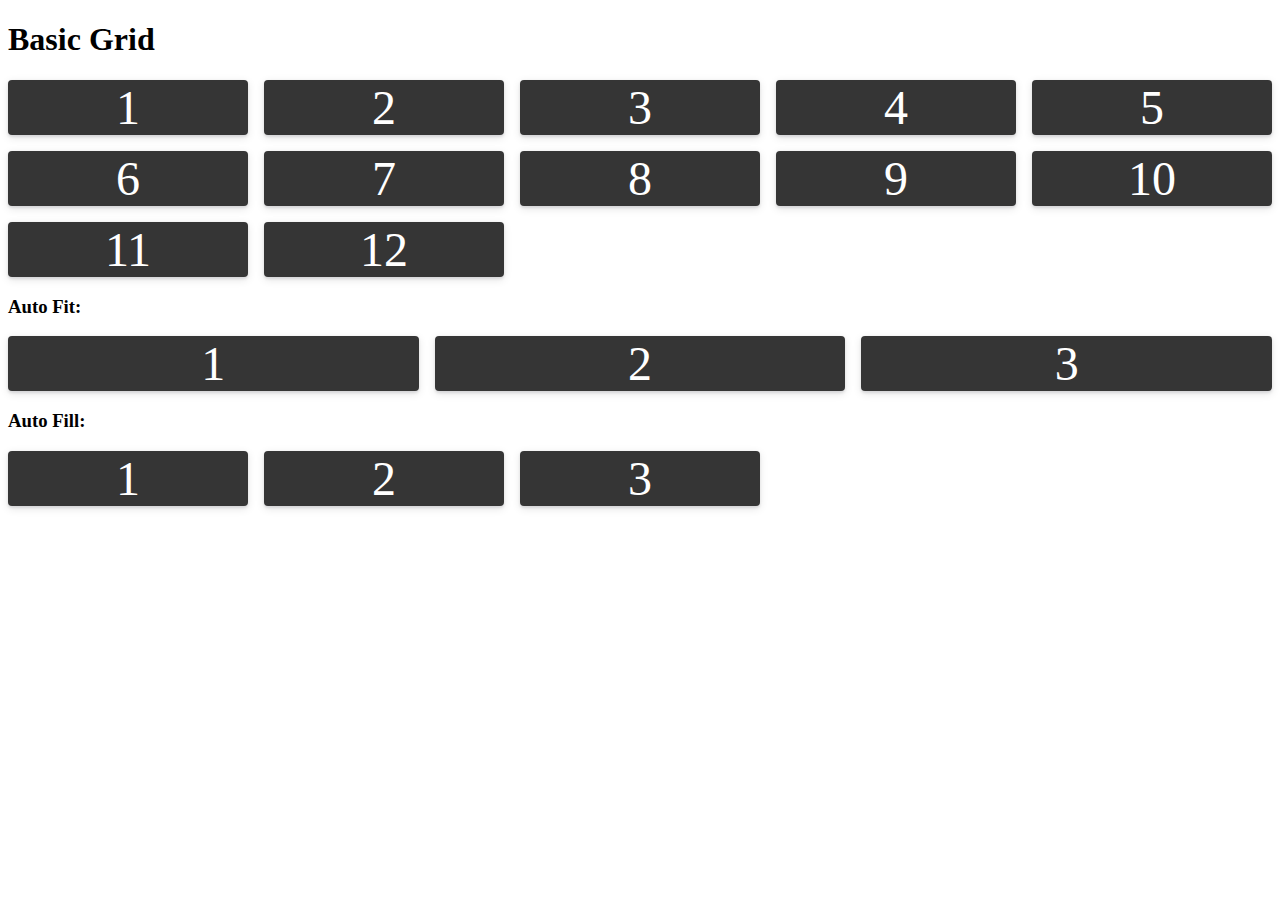
<file: 01_grids/1_basic-grid.html>
<!DOCTYPE html>
<html lang="en">
<head>
    <meta charset="UTF-8">
    <meta name="viewport" content="width=device-width, initial-scale=1.0">
    <title>Basic Grid</title>
    <style>
        @import url('./base.css');
        @import url('./1_basic-grid.css');
    </style>

</head>
<body>
    <h1>Basic Grid</h1>
    
    <section class="basic-grid">
        <div class="card">1</div>
        <div class="card">2</div>
        <div class="card">3</div>
        <div class="card">4</div>
        <div class="card">5</div>
        <div class="card">6</div>
        <div class="card">7</div>
        <div class="card">8</div>
        <div class="card">9</div>
        <div class="card">10</div>
        <div class="card">11</div>
        <div class="card">12</div>
    </section>

    <h3>Auto Fit: </h3>
    <section class="basic-grid">
        <div class="card">1</div>
        <div class="card">2</div>
        <div class="card">3</div>
    </section>

    <h3>Auto Fill: </h3>
    <section class="basic-grid" style="grid-template-columns: repeat(auto-fill, minmax(240px, 1fr));">
        <div class="card">1</div>
        <div class="card">2</div>
        <div class="card">3</div>
        
    </section>
    
</body>
</html>
</file>
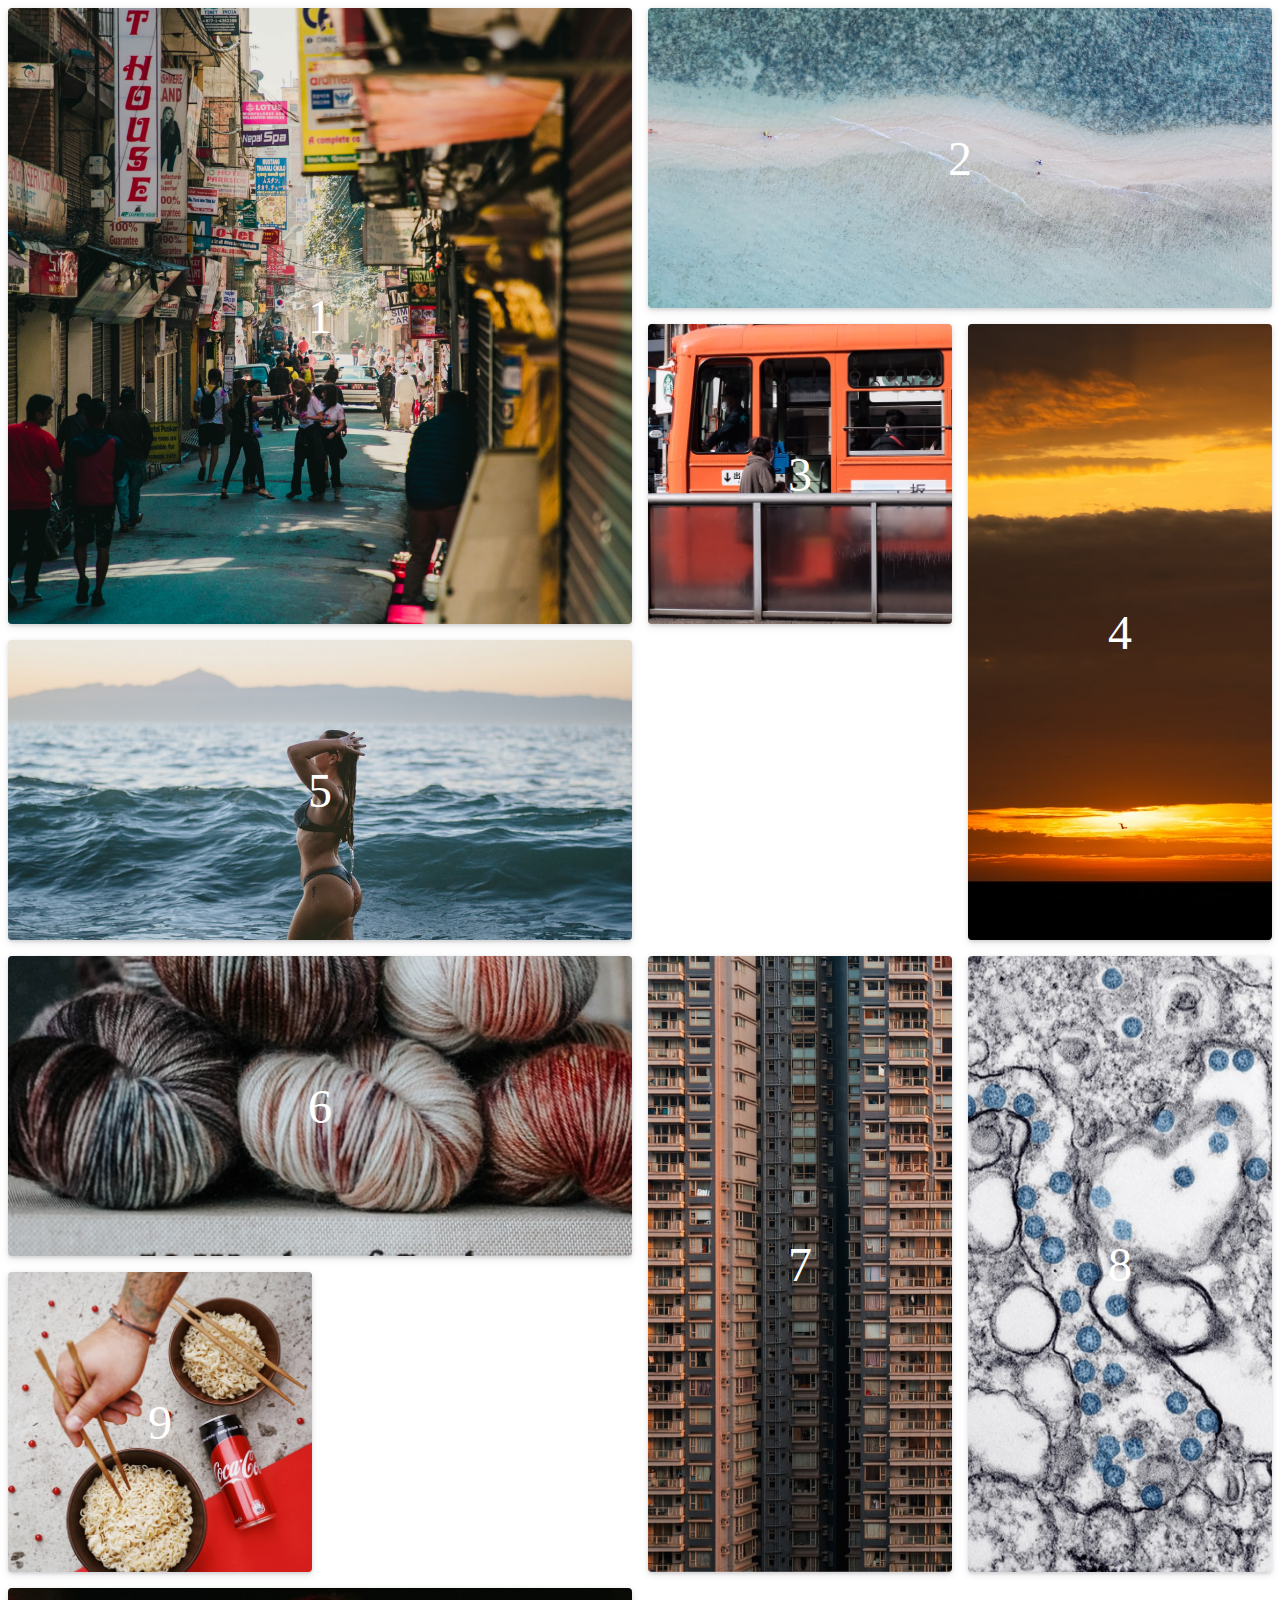
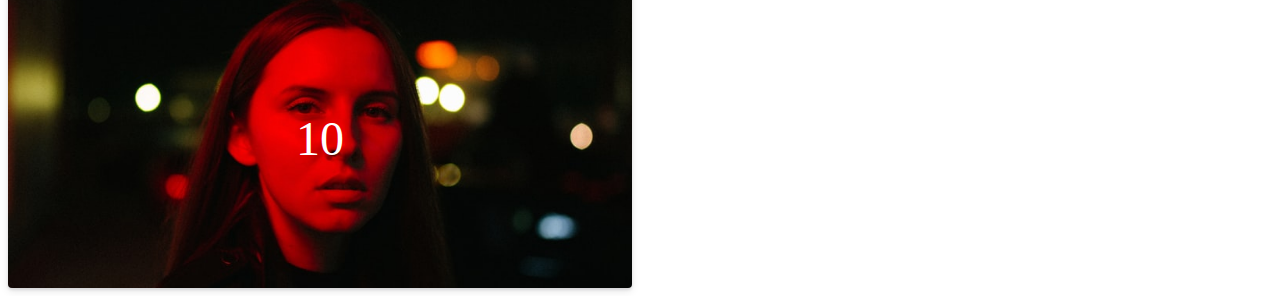
<file: 01_grids/2_photo-grid.html>
<!DOCTYPE html>
<html lang="en">
<head>
    <meta charset="UTF-8">
    <meta name="viewport" content="width=device-width, initial-scale=1.0">
    <title>Photo Gallery Grid</title>
    <style>
        @import url('./base.css');
        @import url('./2_photo-grid.css');
    </style>
</head>
<body>
    <div class="photo-grid">
        <div class="card card-double" style="background-image: url('./img/1.jpeg')">1</div>
        <div class="card card-wide" style="background-image: url('./img/2.jpeg')">2</div>
        <div class="card" style="background-image: url('./img/3.jpeg')">3</div>
        <div class="card card-tall" style="background-image: url('./img/4.jpeg')">4</div>
        <div class="card card-wide" style="background-image: url('./img/5.jpeg')">5</div>
        <div class="card card-wide" style="background-image: url('./img/6.jpeg')">6</div>
        <div class="card card-tall" style="background-image: url('./img/7.jpeg')">7</div>
        <div class="card card-tall" style="background-image: url('./img/8.jpeg')">8</div>
        <div class="card" style="background-image: url('./img/9.jpeg')">9</div>
        <div class="card card-wide" style="background-image: url('./img/10.jpeg')">10</div>


    </div>
</body>
</html>
</file>
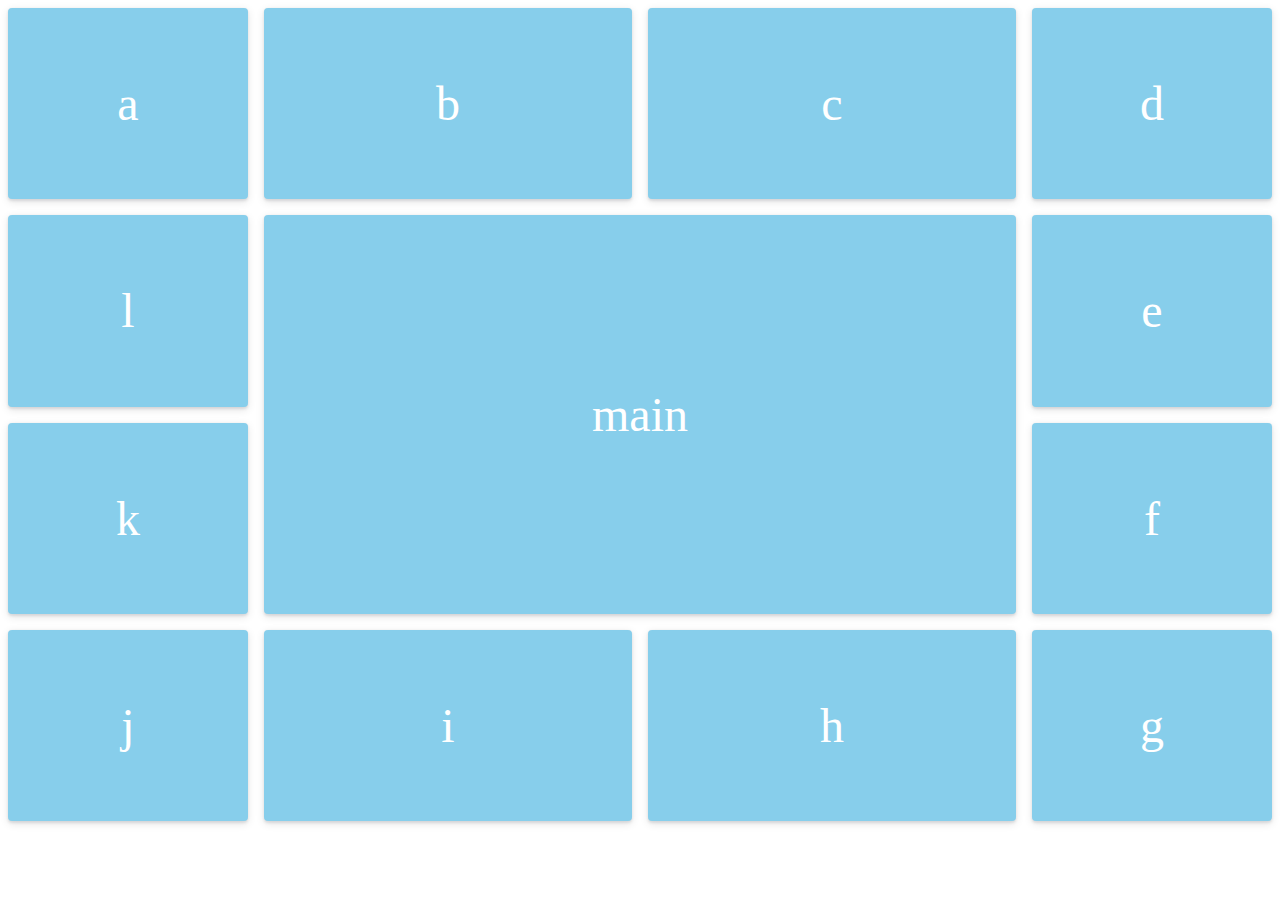
<file: 01_grids/3_animated_grid.html>
<!DOCTYPE html>
<html lang="en">
<head>
    <meta charset="UTF-8">
    <meta name="viewport" content="width=device-width, initial-scale=1.0">
    <title>Document</title>
    <style>
        @import url('./base.css');
        @import url('./3_animated_grid.css');
    </style>
</head>
<body>
    <section class="animated-grid">
        <div class="card">a</div>
        <div class="card">b</div>
        <div class="card">c</div>
        <div class="card">d</div>
        <div class="card">e</div>
        <div class="card">f</div>
        <div class="card">g</div>
        <div class="card">h</div>
        <div class="card">i</div>
        <div class="card">j</div>
        <div class="card">k</div>
        <div class="card">l</div>
        <div class="card">main</div>
    </section>
    
</body>
</html>
</file>
<file: 02_theme_switcher/style.css>
body {
    margin: 0;
    padding: 0;
    font-family: sans-serif;
    color: var(--text);
    background: var(--bg);
    transition: background 500ms ease-in-out, color 1000ms ease-in-out;
}

ul {
    list-style-type: none;
    margin: 0;
    padding: 0;
}
/* end of default */


a {
    color: currentColor;
    text-decoration: none;
}

.navbar {
    height: 70px;
    width: 100%;
    background: var(--bg-nav);
    color: var(--text);
}

.navbar-nav {
    display: flex;
    align-items: center;
    justify-content: space-evenly;
    height: 100%;
}
/* end of navbar design */

header {
    padding: 1em;
    background: var(--bg-nav);
    margin-bottom: 1em;
    padding-bottom: 3.5em;
    text-align: center;

    clip-path: polygon(50% 0%, 100% 0, 100% 65%, 50% 100%, 0 65%, 0 0);
    /* use clip-path tool in browser
    to customize the shape and 
    get the css code */
}
/* the png and the clip-path */

.dropdown {
    position: absolute;
    width: 500px;
    opacity: 0;
    z-index: -1;
    background: var(--bg-dropdown);
    border-top: 2px solid var(--border-color);

    border-bottom-right-radius: 8px;
    border-bottom-left-radius: 8px;

    display: flex;
    align-items: center;
    justify-content: space-around;
    height: 3rem;
    margin-top: 2rem;
    padding: 0.5rem;

    box-shadow: rgba(2, 8, 20, 0.1) 0px 0.175em 0.5em;
    transform: translateX(-40%);

    transition: opacity .15s ease-out;
}
/* when click on "Theme, it shows the dropdown O.O" */
.has-dropdown:focus-within .dropdown {
    opacity: 1;
    z-index: 2;
    pointer-events: auto;
}

.dropdown-item a {
    width: 100%;
    height: 100%;
    size: 0.7rem;
    padding-left: 10px;
    font-weight: bold;
}

/* ::before = add content before the link text */
.dropdown-item a::before {
    content: ' ';
    border: 2px solid var(--border-color);
    border-radius: 50%;
    width: 2rem;
    height: 2rem;
    display: inline-block;
    vertical-align: middle;
    margin-right: 10px;
    color: var(--bg-solar);
}
/* the drop down item end here */

:root {
    --gray0: #f8f8f8;
    --gray1: #dbe1e8;
    --gray2: #b2becd;
    --gray3: #6c7983;
    --gray4: #454e56;
    --gray5: #2a2e35;
    --gray6: #12181b;
    --blue: #0084a5;
    --purple: #a82dd1;
    --yellow: #fff565;
    /* coolors */
}

.light {
    --bg: var(--gray0);
    --bg-nav: linear-gradient(to right, var(--gray1), var(--gray3));
    --bg-dropdown: var(--gray0);
    --text: var(--gray6);
    --border-color: var(--blue);
    --bg-solar: var(--yellow);
}

.dark {
    --bg: var(--gray5);
    --bg-nav: linear-gradient(to right, var(--gray5), var(--gray6));
    --bg-dropdown: var(--gray6);
    --text: var(--gray0);
    --border-color: var(--purple);
    --bg-solar: var(--blue);
}

.solar {
    --gray0: #fbffd4;
    --gray1: #f7f8d0;
    --gray2: #b6f880;
    --gray3: #5ec72d;
    --gray4: #3ea565;
    --gray5: #005368;
    --gray6: #003d4c;
}
/* end of theme toggler */

@keyframes color-rotate {
    from {
        filter: hue-rotate(0deg);
    } to {
        filter: hue-rotate(360deg);
    }
}

.logo:hover {
    animation: color-rotate 1s;
    animation-iteration-count: infinite;
    animation-direction: alternate;
}
/* logo hover : rainbow effect */

/* additional css */
main {
    min-height: 1000px;
    padding: 2rem;
}

img {
    margin: 2em 0 0;
    width: 180px;
    height: 180px;
}

#dark::before {
    background: #2a2e35;
}

#light::before {
    background: #ffffff;
}

#solar::before {
    background: var(--bg-solar);
}

/* end of additional */
</file>
<file: 03_navbar/navbar.css>
:root {
    font-size: 1em;
    font-family: 'Open Sans';
    --text-primary: #b6b6b6;
    --text-secondary: #ececec;
    --bg-primary: #23232e;
    --bg-secondary: #141418;
    --transition-speed: 600ms;
}

body {
    margin: 0px;
    padding: 0px;
    color: black;
    background-color: #fff;
}

/* change the browser scrollbar */
body::-webkit-scrollbar {
    width: .25rem;
}

body::-webkit-scrollbar-track{
    background: #1e1e24;
}

body::-webkit-scrollbar-thumb {
    background: #6649b8;
}
/* end scrollbar */

main {
    /* navbar not overlap on main content */
    margin-left: 5rem; /* rem = relative to font-size in root */
    padding: 1rem;
}

.primary {
    color: peru;
}

.navbar {
    /* move to media query
    width: 5rem; /* fill the margin of main 
    height: 100vh; /* fill the viewport height
    */
    position: fixed;
    background-color: var(--bg-primary);
    transition: width 200ms ease;
}

.navbar-nav { /* flex container */
    list-style: none;
    margin: 0;
    padding: 0;
    /* end default */
    display: flex;
    flex-direction: column; /* elements in column */ /* x-axis : horizontally */
    align-items: center;    
    height: 100%;
}

.nav-item {
    width: 100%;
}

.nav-item:last-child {
    margin-top: auto;
}

.nav-link {
    display: flex; /* cross-axis run vertically*/
    align-items: center;

    height: 5rem; /* square */
    color: var(--text-primary);
    text-decoration: none;
    filter: grayscale(100%) opacity(0.7); /* gray of equal brightness + opacity + (hue rotate, brightness) */
    transition: var(--transition-speed);
}

.nav-link:hover {
    filter: grayscale(0%) opacity(1);
    background: var(--bg-secondary);
}

.link-text {
    display: none; /* only display text when hover over */
    margin-left: 1rem;
}

.nav-link svg {
    min-width: 2rem;
    margin: 0 1.5rem;
}
/* move to media query
.navbar:hover {
    width: 16rem;

}

.navbar:hover .link-text {
    display: block;
} */

/* icon */
/* lit up when hover over navbar */
.fa-primary {
    color: #ff7eee;
}

.fa-secondary {
    color: #df49a6;
}

.fa-primary,
.fa-secondary {
    transition: var(--transition-speed);
}

/* logo : top icon */
.logo {
    /* text header */
    font-weight: bold;
    text-transform: uppercase;
    margin-bottom: 1rem;
    text-align: center;
    color: var(--text-secondary);
    background: var(--bg-secondary);
    font-size: 1.5rem;
    text-transform: uppercase;
    letter-spacing: 0.3ch;
    width: 100%;
}

/* animate logo */
.logo svg {
    transform: rotate(0deg);
    transition: transform var(--transition-speed);
}

.navbar:hover .logo svg {
    transform: rotate(-180deg);
}

/* media query */
/* small screen */
@media only screen and (max-width: 600px) {
    .navbar {
        bottom: 0;
        /* swap the width to height */
        width: 100vw;
        height: 5rem;
    }

    .logo {
        display: none;
    }

    .navbar-nav {
        flex-direction: row;
    }

    .nav-link {
        justify-content: center; /* center along the x-axis */
    }

    main {
        margin: 0;
    }
}

/* large screen */
@media only screen and (min-width: 600px) {
    .navbar {
        top: 0;
        width: 5rem;
        height: 100vh;
    }

    .navbar:hover {
        width: 16rem;
    }

    /* move main to right when hover on navbar */
    .navbar:hover ~ main {
        margin-left: 16rem;
    }

    .navbar:hover .link-text {
        display: inline;
        transition: opacity var(--transition-speed);
    }
}
</file>
<file: 04_flex/flex.css>
:root {
    font-family: 'Open Sans';
    font-size: 1em;
    --note-bg: #1b1e23;
    --note-txt: #fbfbf8;

}

body {
    margin: 0;
    padding: 0;
    background-color: #fff;
    color: #000;
}

.flex-container {
    background: #D5D8DC;
    display: flex;
    flex-direction: row;
    /* width: 100%; */
    height: 100px;
    margin: 1rem;
}

.flex-main {
    padding: 1rem;
    margin-right: 40vw;
}

.flex-element {
    /* flex: 1; */
    width: 50px;
    height: 50px;

}

/* color */
.flex-element:nth-child(1) {
    background-color: #A569BD;   
}

.flex-element:nth-child(2) {
    background-color: #3498DB;
}

.flex-element:nth-child(3) {
    background-color: #2ECC71;
}

/* space evenly */
.flex-container:nth-child(4) {
    justify-content: space-evenly;
}

/* flex-end */
.flex-container:nth-child(5) {
    justify-content: flex-end;
}

/* flex-end + align-item */
.flex-container:nth-child(6) {
    justify-content: flex-end;
    align-items: center;
}

/* center + align-item */
.flex-container:nth-child(7) {
    justify-content: center;
    align-items: center;
}

/* center + align-item */
.flex-container:nth-child(8) {
    flex-direction: column;
    align-items: center;
}
</file>
<file: 04_flex/note.css>
.note-main {
    position: fixed;
    right: 0;
    width: 40vw;
}

.note {
    background-color: var(--note-bg);
    color: var(--note-txt);
    display: flex;
    flex-direction: column;
    padding: 1rem;

}

.note p {
    font-weight: 2em;
}

.note pre {
    font-size: 1.3em;
}
</file>
<file: 05_cssAnimation/style.css>
:root {
 --speed: 500ms;
}

#logo1 {
    opacity: 1;
    transition: opacity var(--speed) ease-in-out;
}

#logo2 {
    opacity: 1;
    transition: opacity var(--speed) cubic-bezier(0.1, 0.7, 1.0. 0.1);
}

#logo1:hover, #logo2:hover {
    opacity: 0;
}

#logo3 {
    
    animation: hueCol 3s;
    animation-iteration-count: infinite;
}


/* keyframes */
@keyframes hueCol {
    from {
        color: purple;
    }
    50% {
        /* time relative to the duration, will perform the action */
        color: lightblue;
    }
    to {
        color: pink;
    }
}








/* Some default css */
* {
    margin: 0px;
    padding: 0px;
    font-family: 'Open sans';
}

.container {
    display: flex;

}
.container div {
    padding: 50px;
}
</file>
<file: 07_cssCards/public/card.css>
@import url('https://fonts.googleapis.com/css2?family=DM+Mono:wght@300;400;500&display=swap');

body {
    padding: 0;
    margin: 0;
    background-color: #17141d;
    color: white;
    font-family: 'DM Mono', monospace;
}

h2 {
    font-size: 2rem;
}

.list-card {
    display: flex; /* make content as a row by default */
    padding: 3rem;
    overflow-x: scroll;
}

.card {
    display: flex;
    position: relative;
    flex-direction: column;
    height: 350px;
    width: 400px;
    min-width: 250px;
    /* min-width prevents the cards from squeezing each other
    and make them overflow horizontally */
    padding: 1.5rem;
    /* apply shadow effect  */
    border-radius: 16px;
    background: #17141d;
    box-shadow: -1rem 0 3rem #000; /* LR UD shadow-spread color */
    /* the -1rem makes the right element's shadow appear on the left element */

    transition: .2s;

    scroll-snap-align: start;
    clear: both;
}

/* s: horizontal scrollbar */
.list-card::-webkit-scrollbar {
    width: 10px;
    height: 10px;
}

.list-card::-webkit-scrollbar-thumb {
    background: #201c29;
    border-radius: 10px;
    box-shadow: inset 2px 2px 2px hsla(0,0%,100%,.25), inset -2px -2px 2px rgba(0,0,0,.25);
}

.list-card::-webkit-scrollbar-track {
    background: linear-gradient(90deg,#201c29,#201c29 1px,#17141d 0,#17141d);
}
/* e: horizontal scrollbar */

/* s: card animation */
.card:hover {
    transform: translateY(-1rem);
}

.card:hover~.card, .card:focus-within~.card { /* select siblings after it */
    transform: translateX(130px);
}

.card:not(:first-child) {
    margin-left: -130px;
}

/* e: card animation */

 
.card-author {
    position: relative;
    display: grid;
    grid-template-columns: 75px 1fr;
    align-items: center;
    margin: 3rem 0 0;
}

.author-avatar img { 
    display: block;/* images are inline by default */
    width: 40px;
    height: 40px;
    border-radius: 50%;
    /* filter: grayscale(100%); */ /* B&W filter */
    margin: 16px 10px;
}

.half-circle { /* svg */
    position: absolute;
    bottom: 0;
    left: 0;
    width: 60px;
    height: 48px;
    fill: none;
    stroke: #500574;
    stroke-width: 8;
    stroke-linecap: round;
    pointer-events: none;
}

.author-name {
    grid-area: auto;
    box-sizing: border-box;
}

.author-name-prefix {
    font-style: normal;
    font-weight: 700;
    color: #500574;
}

/* s: gradient text */

.card-header h2:hover {
    /* make background clip to text */
    background: linear-gradient(90deg,#500574,#e52e71);
    text-shadow: none;
    background-clip: text;
    -webkit-text-fill-color: transparent;
    -webkit-background-clip: text;
    
}
/* e: gradient text */


/* s: tag */
.tags {
    margin: 1rem 0 2rem;
    padding: .5rem 0 1rem;
    line-height: 2;
    margin-bottom: 0;
}

.tags a {
    font-style: normal;
    font-weight: 700;
    font-size: .5rem;
    color: #7a7a8c;
    text-transform: uppercase;
    font-size: .66rem;
    border: 3px solid #28242f;
    border-radius: 2rem;
    padding: .2rem .85rem .25rem;
    position: relative;
}

a {
    text-decoration: none;
}

.tags a:hover {
    background: linear-gradient(90deg,#500574,#f05e94);
    text-shadow: none;
    background-clip: text;
    border-color: #500574;
    box-decoration-break: clone;
    -webkit-text-fill-color: transparent;
    -webkit-background-clip: text;
    -webkit-box-decoration-break: clone;
}


/* end-tag */
</file>
<file: 08_buttons/public/buttons.css>
@import url("https://fonts.googleapis.com/css2?family=Lato:wght@300&display=swap");


body {
    padding: 0;
    margin: 0;
    font-family: 'Lato', sans-serif;
}

div.container {
    display: flex;
    flex-direction: column;
    justify-content: center;
    margin: 0 auto;
    transform: translate(40%, 0);
}

button {
    width: 160px;
    height: 50px;
    font-size: 1.2rem;   
    margin: 50px;
    /*  */
    background: transparent;
    border: none;
    position: relative; /* make pseudo element relative to the button */
}


/* s : button 1 */
.btn-1 {
    background: #251d1d;
    color: #fff;
    border-radius: 15px;
    transition: all .25s ease;

    z-index: 1;
}

.btn-1::after, .btn-1::before {
    content: '';
    position: absolute;
    /* display: block; */
    opacity: .3;
    background: rgb(75, 39, 39);
    border-radius: inherit;
    width: 100%;
    height: 100%;
    left: 0px;
    bottom: 0px;
    z-index: -1;
    transition: all .25s ease;
    /* clip-path: inset(0); */
}

.btn-1:hover {
    transform: translate(-12px, -12px);
}

.btn-1:hover::after {
    transform: translate(6px, 6px);
}

.btn-1:hover::before {
    transform: translate(12px, 12px);
}
/* e : button 1 */

/* s : button 2  */
.btn-2::before, .btn-2::after {
    border: 3px solid #000;
    content: '';
    position: absolute;
    border-radius: inherit;
    width: calc(100% - 6px);
    height: calc(100% - 6px);
    left: 0px;
    bottom: 0px;
    z-index: -1;
    transition: all .25s ease;
}

.btn-2:hover::before {
    transform: translate(5px, 5px);
}

.btn-2:hover::after {
    transform: translate(-5px, -5px);
}
/* e : button 2 */

/* s : button 3 */
.btn-3::after {
    content: '';
    position: absolute;
    border-radius: inherit;
    width: 10%;
    height: 5px;
    background: #000;
    left: 0px;
    bottom: 0px;
    z-index: -1;
    transition: all .25s ease;
    left: 50%;
    transform: translate(-50%);
}

.btn-3:hover::after {
    width: 100%;
}
/* e : button 3 */

/* s : button 4 */
.btn-4 {
    overflow: hidden;
    color: #fff;
    border-radius: 15px;
    box-shadow: 0px -0px 0px 0px rgba(143, 64, 248, .5), 0px 0px 0px 0px rgba(39, 200, 255, .5);
    transition: all .5s ease;
}

.btn-4::after {
    content: '';
    width: 400px;
    height: 400px;
    position: absolute;
    top: -50px;
    left: -100px;
    background-color: #FF3CAC;
    background-image: linear-gradient(225deg, #27d86c 0%, #26caf8 50%, #c625d0 100%);
    z-index: -1;
    transition: all .5s ease;
}

.btn-4:hover {
    transform: translate(0, -6px);
    box-shadow: 10px -10px 25px 0px rgba(143, 64, 248, .25), -10px 10px 25px 0px rgba(39, 200, 255, .25);
}

.btn-4:hover::after {
    transform: rotate(150deg);
}
/* e : button 4 */

/* s : button 5 */
.btn-5:hover {
    color: #fff;
}

.btn-5::after {
    content: '';
    width: 100%;
    height: 100%;
    border-radius: 15px;
    position: absolute;
    top: 0px;
    left: 0px;
    transform: scale(.1);
    background: #000;
    z-index: -1;
    opacity: 0;
    transition: all .25s ease;
}

.btn-5:hover::after {
    transform: scale(1);
    opacity: 1;
}
/* e : button 5 */

/* s : button 6 */
.btn-6 span,.btn-6 > .effect > span {
    /* margin: 0;
    transform: skew(-20deg); */
    display: inline-block; /* span is inline, so can not apply transform */
    transform: skew(-20deg);
}
.btn-6 {
    border: 3px solid #000;
    transform: skew(20deg);
    backface-visibility: hidden;
    overflow: hidden;
}

.btn-6 .effect {
    position: absolute;
    background: #000;
    left: 0px;
    top: 0px;
    width: 100%;
    height: 100%;
    color: #fff;
    z-index: 10;
    display: flex;
    align-items: center;
    justify-content: center;
    transform: translate(0, -100%);
    transition: all .25s ease;
    backface-visibility: hidden;
}

.btn-6:hover > span {
    opacity: 0;
    transform: scale(.5);
}

.btn-6:hover .effect {
    transform: translate(0);
}
/* e : button 6 */
</file>
